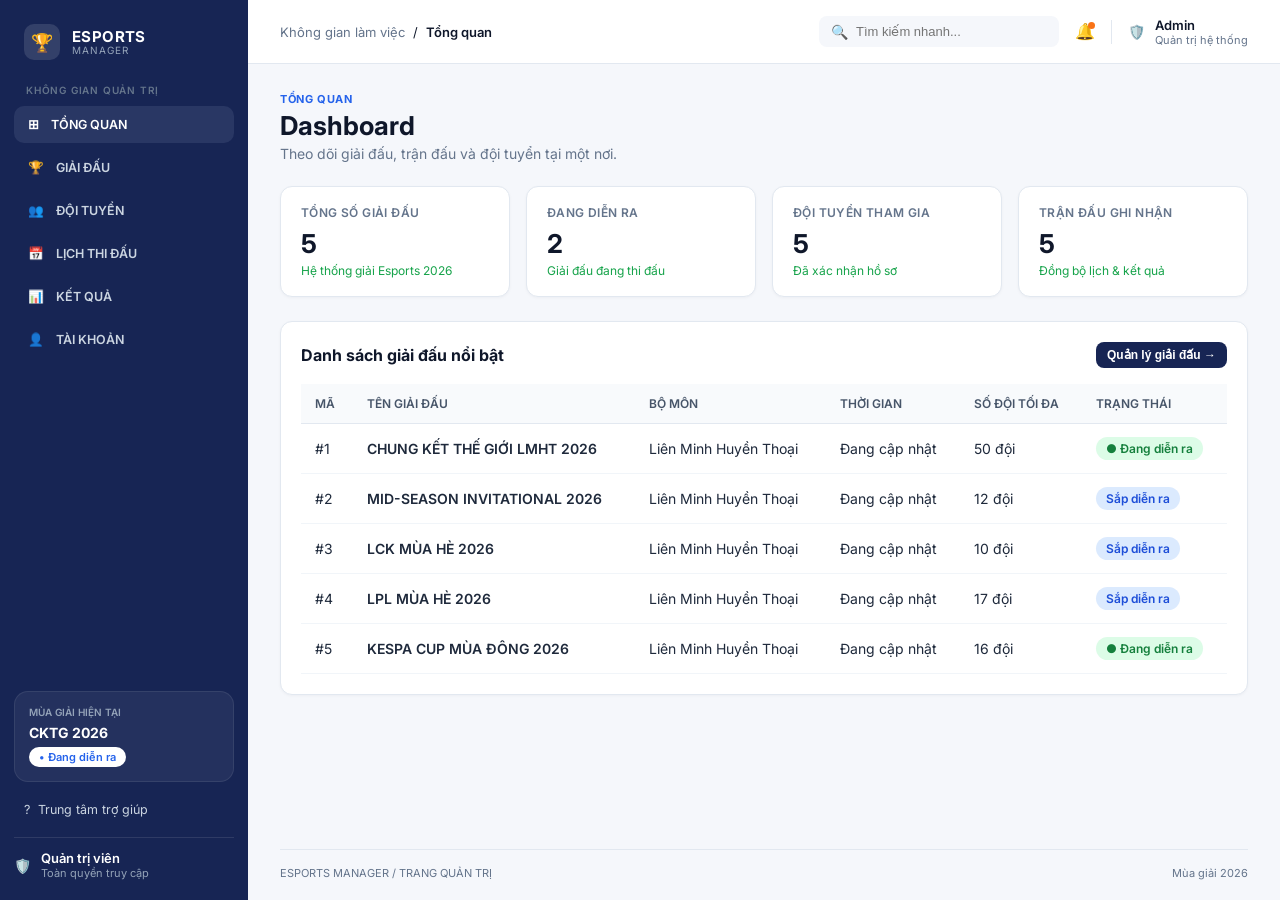
<file: frontend/index.html>
<!DOCTYPE html>
<html lang="vi">
<head>
  <meta charset="UTF-8" />
  <meta name="viewport" content="width=device-width, initial-scale=1.0" />
  <title>Esports Manager – Hệ thống quản lý giải đấu</title>
  <link rel="preconnect" href="https://fonts.googleapis.com" />
  <link rel="preconnect" href="https://fonts.gstatic.com" crossorigin />
  <link href="https://fonts.googleapis.com/css2?family=Inter:wght@400;500;600;700&display=swap" rel="stylesheet" />
  <link rel="stylesheet" href="css/mainframe.css" />
  <link rel="stylesheet" href="css/components.css" />
  <link rel="stylesheet" href="css/schedules.css" />
</head>
<body>
<div class="app-shell">
  <!-- 1. SIDEBAR TRÁI -->
  <aside class="sidebar">
    <div class="sidebar-brand">
      <div class="brand-icon">🏆</div>
      <div class="brand-text">
        <span class="brand-title">ESPORTS</span>
        <span class="brand-sub">MANAGER</span>
      </div>
    </div>

    <div class="sidebar-section-label">KHÔNG GIAN QUẢN TRỊ</div>
    <nav class="sidebar-nav" id="sidebarNav">
      <a href="#dashboard" class="nav-item active" data-page="dashboard">
        <span class="nav-icon">⊞</span>
        <span>TỔNG QUAN</span>
      </a>
      <a href="#tournaments" class="nav-item" data-page="tournaments">
        <span class="nav-icon">🏆</span>
        <span>GIẢI ĐẤU</span>
      </a>
      <a href="#teams" class="nav-item" data-page="teams">
        <span class="nav-icon">👥</span>
        <span>ĐỘI TUYỂN</span>
      </a>
      <a href="#schedules" class="nav-item" data-page="schedules">
        <span class="nav-icon">📅</span>
        <span>LỊCH THI ĐẤU</span>
      </a>
      <a href="#results" class="nav-item" data-page="results">
        <span class="nav-icon">📊</span>
        <span>KẾT QUẢ</span>
      </a>
      <a href="#accounts" class="nav-item" data-page="accounts">
        <span class="nav-icon">👤</span>
        <span>TÀI KHOẢN</span>
      </a>
    </nav>

    <!-- Khu vực cố định phía dưới Sidebar -->
    <div class="sidebar-footer">
      <div class="season-card">
        <span class="season-label">MÙA GIẢI HIỆN TẠI</span>
        <strong class="season-name">CKTG 2026</strong>
        <span class="status-pill live">• Đang diễn ra</span>
      </div>

      <a href="#help" class="help-link">
        <span>?</span> Trung tâm trợ giúp
      </a>

      <div class="role-box">
        <div class="role-icon">🛡️</div>
        <div>
          <div class="role-name">Quản trị viên</div>
          <div class="role-desc">Toàn quyền truy cập</div>
        </div>
      </div>
    </div>
  </aside>

  <!-- 2. KHỐI PHẢI: HEADER + MAIN CONTENT -->
  <div class="main-wrapper">
    <header class="topbar">
      <div class="breadcrumb">
        <span class="crumb-root">Không gian làm việc</span>
        <span class="crumb-sep">/</span>
        <span class="crumb-current" id="breadcrumbCurrent">Tổng quan</span>
      </div>

      <div class="topbar-actions">
        <div class="search-box">
          <span class="search-icon">🔍</span>
          <input type="text" placeholder="Tìm kiếm nhanh..." />
        </div>

        <button class="icon-btn" title="Thông báo">
          🔔<span class="notif-dot"></span>
        </button>

        <div class="topbar-divider"></div>

        <div class="user-profile">
          <div class="user-avatar">🛡️</div>
          <div class="user-meta">
            <span class="user-name">Admin</span>
            <span class="user-role">Quản trị hệ thống</span>
          </div>
        </div>
      </div>
    </header>

    <main class="main-content" id="mainContent">
      <div class="page-header">
        <div>
          <div class="page-eyebrow" id="pageEyebrow">TỔNG QUAN</div>
          <h1 class="page-title" id="pageTitle">Dashboard</h1>
          <p class="page-subtitle" id="pageSubtitle">Theo dõi giải đấu, trận đấu và đội tuyển tại một nơi.</p>
        </div>
        <div class="page-actions" id="pageActions"></div>
      </div>

      <section class="page-body" id="pageBody">
        <div class="placeholder-box">
          Khung Main Frame đã sẵn sàng — Chèn nội dung từng trang vào đây.
        </div>
      </section>

      <footer class="main-footer">
        <span>ESPORTS MANAGER / TRANG QUẢN TRỊ</span>
        <span>Mùa giải 2026</span>
      </footer>
    </main>
  </div>
</div>

<!-- 3. KHUNG MODAL DÙNG CHUNG -->
<div class="modal-backdrop" id="modalCreateTournament" aria-hidden="true">
  <div class="modal-card">
    <div class="modal-header">
      <div class="modal-title-group">
        <div class="modal-icon">🏆</div>
        <div>
          <h3>Thêm mới giải đấu</h3>
          <p>Thiết lập thông tin cơ bản cho giải đấu mới.</p>
        </div>
      </div>
      <button class="modal-close" onclick="closeModal('modalCreateTournament')">✕</button>
    </div>
  
    <div class="modal-body">
      <label class="form-label">Tên giải đấu *</label>
      <input type="text" class="form-input" placeholder="Nhập tên giải đấu" />
    </div>
    <div class="modal-footer">
      <span class="required-note">* Thông tin bắt buộc</span>
      <div class="modal-buttons">
        <button class="btn btn-secondary" onclick="closeModal('modalCreateTournament')">Hủy</button>
        <button class="btn btn-primary">Tạo giải đấu</button>
      </div>
    </div>
  </div>
</div>
<script src="js/mock-data.js"></script>
<script src="js/api.js?v=20261123-week-view-02"></script>
<script src="js/app.js"></script>
<script src="js/matches.js"></script>
<script src="js/mainframe.js?v=20261124-filter-referees-02"></script>
<script src="js/schedules.js?v=20261124-filter-referees-02"></script>
</body>
</html>
</file>
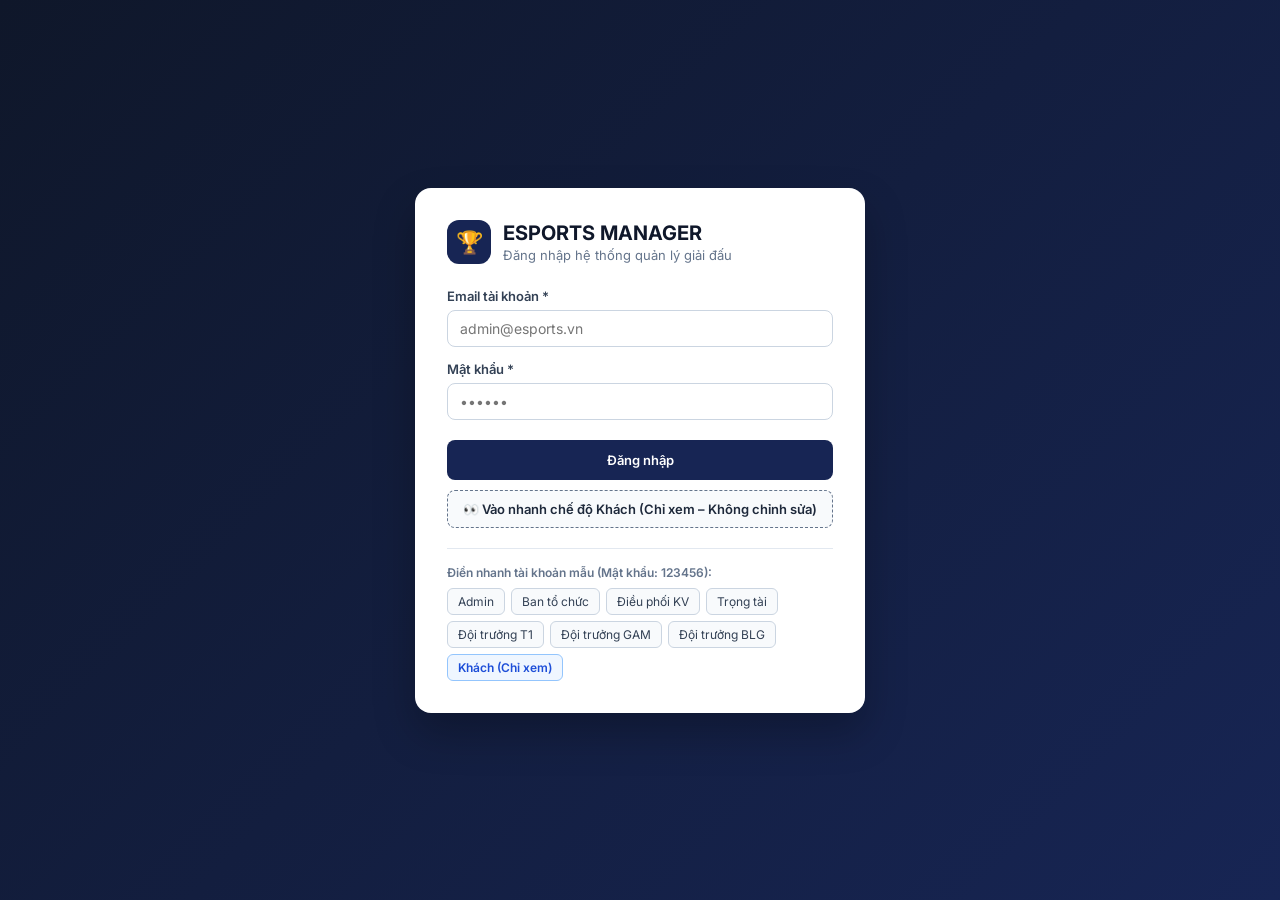
<file: frontend/login.html>
<!DOCTYPE html>
<html lang="vi">
<head>
  <meta charset="UTF-8" />
  <meta name="viewport" content="width=device-width, initial-scale=1.0" />
  <title>Đăng nhập – Esports Manager</title>
  <link rel="preconnect" href="https://fonts.googleapis.com" />
  <link rel="preconnect" href="https://fonts.gstatic.com" crossorigin />
  <link href="https://fonts.googleapis.com/css2?family=Inter:wght@400;500;600;700&display=swap" rel="stylesheet" />
  <link rel="stylesheet" href="css/components.css" />
  <style>
    * { box-sizing: border-box; margin: 0; padding: 0; font-family: 'Inter', sans-serif; }
    body {
      min-height: 100vh;
      display: flex;
      align-items: center;
      justify-content: center;
      background: linear-gradient(135deg, #0f172a 0%, #172554 100%);
      padding: 20px;
    }
    .login-card {
      width: 100%;
      max-width: 450px;
      background: #ffffff;
      border-radius: 16px;
      padding: 32px;
      box-shadow: 0 20px 40px rgba(0, 0, 0, 0.25);
    }
    .login-brand {
      display: flex;
      align-items: center;
      gap: 12px;
      margin-bottom: 24px;
    }
    .login-logo {
      width: 44px;
      height: 44px;
      border-radius: 12px;
      background: #172554;
      color: #ffffff;
      display: flex;
      align-items: center;
      justify-content: center;
      font-size: 22px;
    }
    .login-title { font-size: 20px; font-weight: 700; color: #0f172a; }
    .login-sub { font-size: 13px; color: #64748b; margin-top: 2px; }
    .error-box {
      display: none;
      background: #fee2e2;
      color: #b91c1c;
      padding: 10px 12px;
      border-radius: 8px;
      font-size: 13px;
      margin-bottom: 14px;
    }
    .btn-guest {
      width: 100%;
      padding: 10px;
      margin-top: 10px;
      border-radius: 8px;
      border: 1px dashed #64748b;
      background: #f8fafc;
      color: #1e293b;
      font-size: 13px;
      font-weight: 600;
      cursor: pointer;
      transition: all 0.15s;
    }
    .btn-guest:hover {
      background: #eff6ff;
      border-color: #2563eb;
      color: #1d4ed8;
    }
    .demo-accounts {
      margin-top: 20px;
      padding-top: 16px;
      border-top: 1px solid #e2e8f0;
    }
    .demo-label { font-size: 12px; color: #64748b; margin-bottom: 8px; font-weight: 600; }
    .demo-chips { display: flex; flex-wrap: wrap; gap: 6px; }
    .demo-chip {
      padding: 5px 10px;
      font-size: 12px;
      border-radius: 6px;
      border: 1px solid #cbd5e1;
      background: #f8fafc;
      color: #334155;
      cursor: pointer;
    }
    .demo-chip:hover { background: #e2e8f0; }
    .demo-chip-guest {
      background: #eff6ff;
      border-color: #93c5fd;
      color: #1d4ed8;
      font-weight: 600;
    }
  </style>
</head>
<body>
  <div class="login-card">
    <div class="login-brand">
      <div class="login-logo">🏆</div>
      <div>
        <div class="login-title">ESPORTS MANAGER</div>
        <div class="login-sub">Đăng nhập hệ thống quản lý giải đấu</div>
      </div>
    </div>

    <div id="login-error" class="error-box"></div>

    <form id="login-form">
      <div class="form-group">
        <label class="form-label">Email tài khoản *</label>
        <input type="email" id="login-email" class="form-input" required placeholder="admin@esports.vn" />
      </div>
      <div class="form-group">
        <label class="form-label">Mật khẩu *</label>
        <input type="password" id="login-password" class="form-input" required placeholder="••••••" />
      </div>
      <button type="submit" class="btn btn-primary" style="width:100%; padding:11px; margin-top:6px;">
        Đăng nhập
      </button>
    </form>

    <button type="button" class="btn-guest" onclick="loginAsGuest()">
      👀 Vào nhanh chế độ Khách (Chỉ xem – Không chỉnh sửa)
    </button>

    <div class="demo-accounts">
      <div class="demo-label">Điền nhanh tài khoản mẫu (Mật khẩu: 123456):</div>
      <div class="demo-chips">
        <button type="button" class="demo-chip" onclick="fillDemo('admin@esports.vn')">Admin</button>
        <button type="button" class="demo-chip" onclick="fillDemo('organizer@esports.vn')">Ban tổ chức</button>
        <button type="button" class="demo-chip" onclick="fillDemo('coordinator@esports.vn')">Điều phối KV</button>
        <button type="button" class="demo-chip" onclick="fillDemo('referee1@esports.vn')">Trọng tài</button>
        <button type="button" class="demo-chip" onclick="fillDemo('captain.t1@esports.vn')">Đội trưởng T1</button>
        <button type="button" class="demo-chip" onclick="fillDemo('captain.gam@esports.vn')">Đội trưởng GAM</button>
        <button type="button" class="demo-chip" onclick="fillDemo('captain.blg@esports.vn')">Đội trưởng BLG</button>
        <button type="button" class="demo-chip demo-chip-guest" onclick="fillDemo('guest@esports.vn')">Khách (Chỉ xem)</button>
      </div>
    </div>
  </div>

  <script src="js/mock-data.js"></script>
  <script src="js/api.js"></script>
  <script>
    const SAMPLE_ACCOUNTS = {
      "admin@esports.vn": { userId: 1, fullName: "Phan Thế Bảo", role: "ADMIN" },
      "organizer@esports.vn": { userId: 2, fullName: "Lê Quốc Bảo", role: "ORGANIZER" },
      "coordinator@esports.vn": { userId: 3, fullName: "Nguyễn Đức Trung", role: "REGIONAL_COORDINATOR" },
      "referee1@esports.vn": { userId: 4, fullName: "Trần Minh Trọng", role: "REFEREE" },
      "captain.t1@esports.vn": { userId: 5, fullName: "Lee Sang-hyeok", role: "TEAM_CAPTAIN" },
      "captain.blg@esports.vn": { userId: 6, fullName: "Chen Ze-bin", role: "TEAM_CAPTAIN" },
      "captain.wbg@esports.vn": { userId: 7, fullName: "Li Yuan-hao", role: "TEAM_CAPTAIN" },
      "captain.los@esports.vn": { userId: 8, fullName: "Simon Hofverberg", role: "TEAM_CAPTAIN" },
      "captain.gam@esports.vn": { userId: 9, fullName: "Đỗ Duy Khánh", role: "TEAM_CAPTAIN" },
      "viewer@esports.vn": { userId: 10, fullName: "Trần Thảo Vy", role: "VIEWER" },
      "guest@esports.vn": { userId: 11, fullName: "Khách tham quan", role: "VIEWER" }
    };

    function fillDemo(email) {
      document.getElementById("login-email").value = email;
      document.getElementById("login-password").value = "123456";
    }

    async function submitLogin(email, password) {
      const errBox = document.getElementById("login-error");
      errBox.style.display = "none";

      if (!email || !password) {
        errBox.textContent = "Vui lòng nhập đầy đủ email và mật khẩu.";
        errBox.style.display = "block";
        return;
      }

      const res = await ApiService.login(email, password);
      const userObj = res.user || res;
      const matched = SAMPLE_ACCOUNTS[email];
      const currentUser = {
        userId: userObj.userId || matched?.userId || 11,
        email,
        fullName: matched ? matched.fullName : (userObj.fullName || email.split("@")[0]),
        role: (matched ? matched.role : (userObj.role || "VIEWER")).toUpperCase(),
        token: res.token || "mock-jwt-token"
      };

      localStorage.setItem("currentUser", JSON.stringify(currentUser));
      window.location.href = "index.html";
    }

    function loginAsGuest() {
      submitLogin("guest@esports.vn", "123456");
    }

    document.getElementById("login-form").addEventListener("submit", (e) => {
      e.preventDefault();
      const email = document.getElementById("login-email").value.trim().toLowerCase();
      const password = document.getElementById("login-password").value;
      submitLogin(email, password);
    });
  </script>
</body>
</html>
</file>
<file: frontend/css/mainframe.css>
:root {
  --sidebar-bg: #172554;
  --sidebar-hover: #1e316b;
  --sidebar-active: #293764;
  --sidebar-width: 248px;

  --topbar-bg: #ffffff;
  --topbar-height: 64px;

  --bg-canvas: #f5f7fb;
  --card-bg: #ffffff;
  --border-color: #e2e8f0;

  --primary: #172554;
  --primary-hover: #1e3a8a;
  --accent-blue: #2563eb;

  --text-main: #0f172a;
  --text-muted: #64748b;
  --text-light: #cbd5e1;

  --radius-md: 10px;
  --radius-lg: 14px;
}

* {
  box-sizing: border-box;
  margin: 0;
  padding: 0;
}

body {
  font-family: 'Inter', -apple-system, BlinkMacSystemFont, sans-serif;
  background-color: var(--bg-canvas);
  color: var(--text-main);
  font-size: 14px;
}

.app-shell {
  display: flex;
  min-height: 100vh;
}

/* SIDEBAR */
.sidebar {
  width: var(--sidebar-width);
  background-color: var(--sidebar-bg);
  color: #ffffff;
  display: flex;
  flex-direction: column;
  padding: 20px 14px;
  position: fixed;
  top: 0;
  left: 0;
  bottom: 0;
  z-index: 100;
}

.sidebar-brand {
  display: flex;
  align-items: center;
  gap: 12px;
  padding: 4px 10px 24px;
}

.brand-icon {
  width: 36px;
  height: 36px;
  border-radius: 10px;
  background: rgba(255, 255, 255, 0.12);
  display: grid;
  place-items: center;
  font-size: 18px;
}

.brand-text {
  display: flex;
  flex-direction: column;
  line-height: 1.15;
}

.brand-title {
  font-weight: 700;
  font-size: 15px;
  letter-spacing: 0.4px;
}

.brand-sub {
  font-size: 10px;
  color: #94a3b8;
  letter-spacing: 1px;
}

.sidebar-section-label {
  font-size: 10px;
  font-weight: 600;
  color: #64748b;
  letter-spacing: 0.8px;
  padding: 0 12px 10px;
}

.sidebar-nav {
  display: flex;
  flex-direction: column;
  gap: 6px;
}

.nav-item {
  display: flex;
  align-items: center;
  gap: 12px;
  padding: 11px 14px;
  border-radius: var(--radius-md);
  color: var(--text-light);
  text-decoration: none;
  font-weight: 600;
  font-size: 12.5px;
  transition: background 0.15s ease, color 0.15s ease;
}

.nav-item:hover {
  background-color: var(--sidebar-hover);
  color: #ffffff;
}

.nav-item.active {
  background-color: var(--sidebar-active);
  color: #ffffff;
}

.sidebar-footer {
  margin-top: auto;
  display: flex;
  flex-direction: column;
  gap: 14px;
}

.season-card {
  background: rgba(255, 255, 255, 0.06);
  border: 1px solid rgba(255, 255, 255, 0.08);
  border-radius: var(--radius-lg);
  padding: 14px;
  display: flex;
  flex-direction: column;
  gap: 6px;
}

.season-label {
  font-size: 10px;
  color: #94a3b8;
  font-weight: 600;
}

.season-name {
  font-size: 14px;
  font-weight: 700;
}

.status-pill.live {
  display: inline-block;
  width: fit-content;
  background: #ffffff;
  color: var(--accent-blue);
  font-size: 11px;
  font-weight: 600;
  padding: 3px 10px;
  border-radius: 999px;
}

.help-link {
  color: #cbd5e1;
  text-decoration: none;
  font-size: 12.5px;
  padding: 6px 10px;
  display: flex;
  align-items: center;
  gap: 8px;
}

.role-box {
  border-top: 1px solid rgba(255, 255, 255, 0.1);
  padding-top: 12px;
  display: flex;
  align-items: center;
  gap: 10px;
}

.role-name {
  font-size: 13px;
  font-weight: 600;
}

.role-desc {
  font-size: 11px;
  color: #94a3b8;
}

/* MAIN WRAPPER & TOPBAR */
.main-wrapper {
  margin-left: var(--sidebar-width);
  flex: 1;
  display: flex;
  flex-direction: column;
  min-width: 0;
}

.topbar {
  height: var(--topbar-height);
  background: var(--topbar-bg);
  border-bottom: 1px solid var(--border-color);
  padding: 0 32px;
  display: flex;
  align-items: center;
  justify-content: space-between;
  position: sticky;
  top: 0;
  z-index: 50;
}

.breadcrumb {
  display: flex;
  align-items: center;
  gap: 8px;
  font-size: 13px;
}

.crumb-root {
  color: var(--text-muted);
}

.crumb-current {
  font-weight: 600;
  color: var(--text-main);
}

.topbar-actions {
  display: flex;
  align-items: center;
  gap: 16px;
}

.search-box {
  background: var(--bg-canvas);
  border-radius: 8px;
  padding: 7px 12px;
  display: flex;
  align-items: center;
  gap: 8px;
  width: 240px;
}

.search-box input {
  border: none;
  background: transparent;
  outline: none;
  font-size: 13px;
  width: 100%;
}

.icon-btn {
  background: none;
  border: none;
  cursor: pointer;
  position: relative;
  font-size: 16px;
}

.notif-dot {
  position: absolute;
  top: 0;
  right: 0;
  width: 7px;
  height: 7px;
  background: #f97316;
  border-radius: 50%;
}

.topbar-divider {
  width: 1px;
  height: 24px;
  background: var(--border-color);
}

.user-profile {
  display: flex;
  align-items: center;
  gap: 10px;
}

.user-meta {
  display: flex;
  flex-direction: column;
}

.user-name {
  font-weight: 600;
  font-size: 13px;
}

.user-role {
  font-size: 11px;
  color: var(--text-muted);
}

/* MAIN CONTENT */
.main-content {
  flex: 1;
  padding: 28px 32px 20px;
  display: flex;
  flex-direction: column;
}

.page-header {
  display: flex;
  justify-content: space-between;
  align-items: flex-start;
  margin-bottom: 24px;
}

.page-eyebrow {
  font-size: 11px;
  font-weight: 700;
  color: var(--accent-blue);
  letter-spacing: 0.6px;
  margin-bottom: 4px;
}

.page-title {
  font-size: 26px;
  font-weight: 700;
  color: var(--text-main);
}

.page-subtitle {
  color: var(--text-muted);
  margin-top: 4px;
}

.page-body {
  flex: 1;
}

.placeholder-box {
  background: var(--card-bg);
  border: 1px dashed #cbd5e1;
  border-radius: var(--radius-lg);
  padding: 48px;
  text-align: center;
  color: var(--text-muted);
}

.main-footer {
  margin-top: 32px;
  padding-top: 16px;
  border-top: 1px solid var(--border-color);
  display: flex;
  justify-content: space-between;
  font-size: 11px;
  color: var(--text-muted);
}

/* BUTTONS & MODAL */
.btn {
  padding: 10px 18px;
  border-radius: 8px;
  font-weight: 600;
  font-size: 13px;
  cursor: pointer;
  border: 1px solid transparent;
}

.btn-primary {
  background: var(--primary);
  color: #ffffff;
}

.btn-primary:hover {
  background: var(--primary-hover);
}

.btn-secondary {
  background: #ffffff;
  border-color: var(--border-color);
  color: var(--text-main);
}

.modal-backdrop {
  position: fixed;
  inset: 0;
  background: rgba(11, 19, 36, 0.8);
  display: none;
  place-items: center;
  z-index: 200;
}

.modal-backdrop.open {
  display: grid;
}

.modal-card {
  background: #ffffff;
  border-radius: 16px;
  width: 100%;
  max-width: 500px;
  padding: 24px;
  box-shadow: 0 20px 25px -5px rgba(0, 0, 0, 0.2);
}

.modal-header {
  display: flex;
  justify-content: space-between;
  align-items: flex-start;
  padding-bottom: 16px;
  border-bottom: 1px solid var(--border-color);
}

.modal-title-group {
  display: flex;
  gap: 12px;
}

.modal-close {
  background: var(--bg-canvas);
  border: none;
  width: 28px;
  height: 28px;
  border-radius: 6px;
  cursor: pointer;
}

.modal-body {
  padding: 18px 0;
}

.form-label {
  display: block;
  font-weight: 600;
  font-size: 12.5px;
  margin-bottom: 6px;
}

.form-input {
  width: 100%;
  padding: 10px 12px;
  border: 1px solid var(--border-color);
  border-radius: 8px;
}

.modal-footer {
  padding-top: 16px;
  border-top: 1px solid var(--border-color);
  display: flex;
  justify-content: space-between;
  align-items: center;
}

.required-note {
  font-size: 11px;
  color: var(--text-muted);
}

.modal-buttons {
  display: flex;
  gap: 10px;
}
</file>
<file: frontend/css/components.css>
/* ===== 1. THẺ THỐNG KÊ KPI ===== */
.kpi-grid {
  display: grid;
  grid-template-columns: repeat(auto-fit, minmax(220px, 1fr));
  gap: 16px;
  margin-bottom: 24px;
}

.kpi-card {
  background: #ffffff;
  border: 1px solid #e2e8f0;
  border-radius: 12px;
  padding: 18px 20px;
  box-shadow: 0 1px 3px rgba(15, 23, 42, 0.04);
}

.kpi-label {
  font-size: 12px;
  font-weight: 600;
  color: #64748b;
  text-transform: uppercase;
  letter-spacing: 0.4px;
  margin-bottom: 8px;
}

.kpi-value {
  font-size: 26px;
  font-weight: 700;
  color: #0f172a;
}

.kpi-sub {
  font-size: 12px;
  color: #16a34a;
  margin-top: 4px;
}

/* ===== 2. KHUNG THẺ & THANH CÔNG CỤ ===== */
.card {
  background: #ffffff;
  border: 1px solid #e2e8f0;
  border-radius: 12px;
  padding: 20px;
  margin-bottom: 20px;
  box-shadow: 0 1px 3px rgba(15, 23, 42, 0.04);
}

.card-header {
  display: flex;
  justify-content: space-between;
  align-items: center;
  gap: 12px;
  margin-bottom: 16px;
  flex-wrap: wrap;
}

.card-title {
  font-size: 16px;
  font-weight: 700;
  color: #0f172a;
}

.toolbar {
  display: flex;
  gap: 10px;
  align-items: center;
  flex-wrap: wrap;
}

/* ===== 3. BẢNG DỮ LIỆU CHUẨN ===== */
.table-wrap {
  width: 100%;
  overflow-x: auto;
}

.data-table {
  width: 100%;
  border-collapse: collapse;
  font-size: 14px;
}

.data-table th {
  text-align: left;
  padding: 12px 14px;
  background: #f8fafc;
  color: #475569;
  font-weight: 600;
  font-size: 12px;
  text-transform: uppercase;
  border-bottom: 1px solid #e2e8f0;
}

.data-table td {
  padding: 13px 14px;
  border-bottom: 1px solid #f1f5f9;
  color: #1e293b;
  vertical-align: middle;
}

.data-table tbody tr:hover {
  background: #f8fafc;
}

/* ===== 4. BADGE TRẠNG THÁI ===== */
.badge {
  display: inline-flex;
  align-items: center;
  gap: 6px;
  padding: 4px 10px;
  border-radius: 999px;
  font-size: 12px;
  font-weight: 600;
}

.badge-live {
  background: #dcfce7;
  color: #15803d;
}

.badge-done {
  background: #f1f5f9;
  color: #475569;
}

.badge-upcoming {
  background: #dbeafe;
  color: #1d4ed8;
}

.badge-danger {
  background: #fee2e2;
  color: #b91c1c;
}

/* ===== 5. NÚT BẤM & Ô NHẬP LIỆU ===== */
.btn {
  display: inline-flex;
  align-items: center;
  justify-content: center;
  gap: 6px;
  padding: 8px 14px;
  border-radius: 8px;
  font-size: 13px;
  font-weight: 600;
  cursor: pointer;
  border: 1px solid transparent;
  transition: 0.15s ease;
}

.btn-primary {
  background: #172554;
  color: #ffffff;
}

.btn-primary:hover {
  background: #1e3a8a;
}

.btn-outline {
  background: #ffffff;
  border-color: #cbd5e1;
  color: #334155;
}

.btn-outline:hover {
  background: #f8fafc;
}

.btn-sm {
  padding: 5px 10px;
  font-size: 12px;
}

.form-group {
  margin-bottom: 14px;
}

.form-label {
  display: block;
  font-size: 13px;
  font-weight: 600;
  color: #334155;
  margin-bottom: 6px;
}

.form-input,
.form-select {
  width: 100%;
  padding: 9px 12px;
  border: 1px solid #cbd5e1;
  border-radius: 8px;
  font-size: 14px;
  color: #0f172a;
  background: #ffffff;
}

.form-input:focus,
.form-select:focus {
  outline: none;
  border-color: #2563eb;
}
</file>
<file: frontend/css/schedules.css>
/* ===== Bố cục lịch thi đấu theo thiết kế Figma ===== */
.schedule-page { display:flex; flex-direction:column; gap:18px; min-width:0; color:var(--text-main); }
.schedule-page > .card { margin-bottom:0; }
.schedule-main-card { padding:16px; }
.schedule-toolbar-row { display:flex; align-items:center; justify-content:space-between; gap:14px; flex-wrap:wrap; margin-bottom:12px; }
.schedule-toolbar-filters, .schedule-toolbar-actions { display:flex; align-items:center; gap:10px; flex-wrap:wrap; min-width:0; }
.schedule-filter-control { position:relative; display:flex; align-items:center; gap:10px; min-width:180px; height:42px; padding:0 13px; border:1px solid var(--border-color); border-radius:9px; background:#fff; box-shadow:0 1px 2px rgba(15,23,42,.025); transition:border-color .16s ease,box-shadow .16s ease,background .16s ease; }
.schedule-filter-control:hover { border-color:#cbd5e1; background:#fcfdff; }
.schedule-filter-control:focus-within, .schedule-filter-control:has(.schedule-month-trigger[aria-expanded="true"]) { border-color:var(--accent-blue); box-shadow:0 0 0 3px rgba(37,99,235,.09); }
.schedule-filter-control::after { content:""; position:absolute; top:50%; right:14px; width:7px; height:7px; border-right:1.7px solid #64748b; border-bottom:1.7px solid #64748b; transform:translateY(-68%) rotate(45deg); pointer-events:none; }
.schedule-filter-icon { flex:0 0 auto; color:#64748b; font-size:14px; line-height:1; }
.schedule-filter-control .form-select { flex:1 1 auto; width:auto; min-width:0; height:38px; padding:6px 23px 6px 0; appearance:none; border:0; border-radius:0; box-shadow:none; background:transparent; color:#1e293b; font-size:12px; font-weight:600; cursor:pointer; }
.schedule-filter-control .form-select:focus { outline:0; border:0; box-shadow:none; }

/* Danh sách xổ xuống của bộ lọc: dùng customizable select trên Chromium mới.
   Trình duyệt cũ vẫn giữ select native để không ảnh hưởng khả năng chọn dữ liệu. */
@supports (appearance: base-select) {
  .schedule-filter-control > .form-select {
    appearance: base-select;
  }
  .schedule-filter-control > .form-select::picker(select) {
    appearance: base-select;
    width: min(280px, calc(100vw - 32px));
    min-width: min(220px, calc(100vw - 32px));
    max-width: calc(100vw - 32px);
    margin-block: 7px 0;
    padding: 6px;
    overflow: auto;
    border: 1px solid #dbe4ef;
    border-radius: 11px;
    background: #fff;
    box-shadow: 0 16px 36px rgba(15,23,42,.16), 0 3px 8px rgba(15,23,42,.05);
    color: #334155;
  }
  .schedule-filter-control > .form-select option {
    min-height: 38px;
    padding: 10px 12px;
    border: 0;
    border-radius: 7px;
    background: #fff;
    color: #475569;
    font: 500 12px Inter, sans-serif;
    line-height: 1.4;
    white-space: normal;
    transition: background .14s ease, color .14s ease;
  }
  .schedule-filter-control > .form-select option:hover,
  .schedule-filter-control > .form-select option:focus-visible {
    background: #f1f5f9;
    color: #1e40af;
  }
  .schedule-filter-control > .form-select option:checked {
    background: #eff6ff;
    color: #1d4ed8;
    font-weight: 700;
  }
  .schedule-filter-control > .form-select option::checkmark {
    color: #2563eb;
    font-weight: 800;
  }
  .schedule-filter-control > .form-select::picker-icon {
    display: none;
  }
  .schedule-filter-control:has(.form-select:open) {
    border-color: var(--accent-blue);
    box-shadow: 0 0 0 3px rgba(37,99,235,.09);
  }
}
.schedule-month-control { min-width:154px; }
.schedule-month-trigger { display:flex; flex:1 1 auto; align-items:center; width:100%; min-width:0; height:38px; padding:0 22px 0 0; border:0; background:transparent; color:#1e293b; font:600 12px Inter,sans-serif; text-align:left; font-variant-numeric:tabular-nums; cursor:pointer; }
.schedule-month-trigger.is-empty { color:#94a3b8; font-weight:500; }
.schedule-month-trigger:focus-visible { outline:2px solid rgba(37,99,235,.35); outline-offset:2px; border-radius:4px; }
.schedule-month-popover { position:absolute; top:calc(100% + 9px); left:0; z-index:1300; width:252px; padding:13px; border:1px solid #e2e8f0; border-radius:12px; background:#fff; box-shadow:0 16px 36px rgba(15,23,42,.16),0 3px 8px rgba(15,23,42,.05); animation:schedule-month-popover-in .14s ease-out; }
.schedule-month-popover[hidden] { display:none !important; }
@keyframes schedule-month-popover-in { from { opacity:0; transform:translateY(-4px); } to { opacity:1; transform:translateY(0); } }
.schedule-month-popover-header { display:flex; align-items:center; justify-content:space-between; gap:10px; margin-bottom:11px; }
.schedule-month-popover-header strong { color:#172554; font-size:13px; font-variant-numeric:tabular-nums; }
.schedule-month-year-button { display:grid; place-items:center; width:29px; height:29px; border:1px solid #e2e8f0; border-radius:7px; background:#fff; color:#475569; font-size:19px; line-height:1; cursor:pointer; transition:background .15s ease,border-color .15s ease,color .15s ease; }
.schedule-month-year-button:hover { border-color:#bfdbfe; background:#eff6ff; color:#1d4ed8; }
.schedule-month-grid { display:grid; grid-template-columns:repeat(4,minmax(0,1fr)); gap:7px; }
.schedule-month-grid button { min-height:37px; border:1px solid #e8edf5; border-radius:7px; background:#f8fafc; color:#475569; font:600 12px Inter,sans-serif; font-variant-numeric:tabular-nums; cursor:pointer; transition:background .15s ease,border-color .15s ease,color .15s ease,transform .15s ease; }
.schedule-month-grid button:hover { border-color:#bfdbfe; background:#eff6ff; color:#1d4ed8; }
.schedule-month-grid button.active { border-color:#172554; background:#172554; color:#fff; box-shadow:0 2px 5px rgba(23,37,84,.16); }
.schedule-month-grid button:focus-visible, .schedule-month-year-button:focus-visible { outline:2px solid rgba(37,99,235,.38); outline-offset:2px; }
.schedule-month-popover-footer { margin-top:11px; padding-top:10px; border-top:1px solid #edf1f6; }
.schedule-month-clear { width:100%; min-height:32px; padding:6px 8px; border:0; border-radius:7px; background:#f8fafc; color:#475569; font:600 11px Inter,sans-serif; text-align:center; cursor:pointer; transition:background .15s ease,color .15s ease; }
.schedule-month-clear:hover { background:#eff6ff; color:#1d4ed8; }
.schedule-month-clear:focus-visible { outline:2px solid rgba(37,99,235,.38); outline-offset:2px; }
.schedule-toolbar-actions { margin-left:auto; }
.schedule-view-switch { display:inline-flex; gap:2px; padding:3px; border:1px solid #e8edf5; border-radius:8px; background:#f8fafc; }
.schedule-view-button { min-width:82px; padding:7px 12px; border:0; border-radius:6px; background:transparent; color:#64748b; font:600 11px Inter,sans-serif; cursor:pointer; }
.schedule-view-button.active { background:#fff; color:var(--primary); box-shadow:0 1px 4px rgba(15,23,42,.10); }
.schedule-toolbar-actions > .btn { min-height:38px; white-space:nowrap; }
.schedule-advanced-row { display:flex; align-items:center; justify-content:space-between; gap:10px; margin:0 0 13px; }
.schedule-advanced-toggle { padding:5px 0; border:0; background:transparent; color:#64748b; font:600 11px Inter,sans-serif; cursor:pointer; }
.schedule-advanced-toggle:hover { color:var(--accent-blue); }
.schedule-advanced-toggle[aria-expanded="true"] span { display:inline-block; transform:rotate(180deg); }
.schedule-advanced-filters { display:grid; grid-template-columns:minmax(220px,2fr) repeat(2,minmax(150px,1fr)) auto; gap:12px; align-items:end; padding:14px 0; border-top:1px solid #edf1f6; }
.schedule-advanced-filters[hidden] { display:none !important; }
.schedule-advanced-filters .form-group { min-width:0; margin:0; }
.schedule-week-navigation { display:flex; align-items:center; justify-content:center; gap:14px; margin:7px 0 12px; }
.schedule-week-navigation[hidden], .schedule-week-strip[hidden] { display:none !important; }
.schedule-week-nav-button { display:grid; place-items:center; width:30px; height:30px; border:1px solid var(--border-color); border-radius:7px; background:#fff; color:#334155; font-size:22px; line-height:1; cursor:pointer; }
.schedule-week-nav-button:hover { border-color:#a5b4fc; color:var(--accent-blue); background:#f8faff; }
.schedule-week-label { min-width:190px; color:#475569; font-size:11px; font-weight:600; text-align:center; }
.schedule-week-strip { display:grid; grid-template-columns:repeat(7,minmax(0,1fr)); gap:8px; margin-bottom:17px; }
.schedule-week-day { display:flex; min-width:0; min-height:62px; flex-direction:column; align-items:center; justify-content:center; gap:3px; padding:8px 5px; border:1px solid transparent; border-radius:8px; background:#f3f6fb; color:#1e293b; cursor:pointer; transition:background .15s,border-color .15s,transform .15s; }
.schedule-week-day:hover { border-color:#bfdbfe; background:#edf4ff; }
.schedule-week-day.active { background:var(--primary); color:#fff; box-shadow:0 3px 8px rgba(23,37,84,.14); }
.schedule-week-day-name { color:#64748b; font-size:9px; font-weight:600; text-transform:uppercase; white-space:nowrap; }
.schedule-week-day.active .schedule-week-day-name { color:#dbeafe; }
.schedule-week-day-number { font-size:17px; line-height:1.15; font-weight:700; }
.schedule-week-day-count { min-height:10px; color:#64748b; font-size:9px; }
.schedule-week-day.active .schedule-week-day-count { color:#bfdbfe; }
.schedule-results-heading { display:flex; align-items:center; justify-content:space-between; gap:12px; margin:3px 0 10px; }
.schedule-results-heading h3 { color:var(--text-main); font-size:13px; font-weight:700; }
.schedule-results-heading p { margin-top:4px; color:var(--text-muted); font-size:10px; }
.schedule-count { padding:5px 10px; border:1px solid var(--border-color); border-radius:999px; color:var(--text-muted); background:#f8fafc; font-size:10px; font-weight:600; white-space:nowrap; }
.schedule-notice { margin:0 0 2px; padding:11px 13px; border:1px solid #bfdbfe; border-radius:8px; color:#1e40af; background:#eff6ff; font-size:12px; line-height:1.5; }
.schedule-notice[hidden] { display:none !important; }
.schedule-notice.schedule-notice-error { color:#991b1b; background:#fef2f2; border-color:#fecaca; }
.schedule-notice.schedule-notice-success { color:#166534; background:#f0fdf4; border-color:#bbf7d0; }
.schedule-table-wrap { overflow-x:auto; border:0; border-radius:0; }
.schedule-match-table { min-width:980px; }
.schedule-match-table th { padding:11px 12px; color:#64748b; background:#fff; font-size:9px; font-weight:600; border-bottom:1px solid #e9eef5; white-space:nowrap; }
.schedule-match-table td { padding:13px 12px; border-bottom:1px solid #edf1f6; color:#1e293b; font-size:11px; vertical-align:middle; }
.schedule-match-table tbody tr:hover { background:#f8faff; }
.schedule-time-cell { width:105px; white-space:nowrap; }
.schedule-time-cell strong { display:block; color:#172554; font-size:12px; }
.schedule-time-cell span { display:block; margin-top:4px; color:#94a3b8; font-size:9px; }
.schedule-matchup { display:flex; align-items:center; gap:10px; min-width:170px; white-space:nowrap; }
.schedule-team-name { color:#172554; font-size:12px; font-weight:700; }
.schedule-versus { display:inline-grid; min-width:42px; place-items:center; padding:5px 7px; border-radius:5px; background:#f1f5f9; color:#334155; font-size:9px; font-weight:700; }
.schedule-team-caption { margin-top:4px; color:#94a3b8; font-size:9px; }
.schedule-round-primary { color:#475569; font-size:10px; font-weight:600; }
.schedule-round-secondary { margin-top:4px; color:#94a3b8; font-size:9px; }
.schedule-best-of { display:inline-block; padding:4px 8px; border-radius:5px; color:#334155; background:#f1f5f9; font-size:10px; font-weight:700; }
.schedule-match-status { display:inline-flex; align-items:center; gap:5px; padding:5px 9px; border-radius:999px; font-size:9px; font-weight:700; white-space:nowrap; }
.schedule-match-status i { width:5px; height:5px; border-radius:50%; background:currentColor; }
.schedule-match-status-scheduled { color:#a16207; background:#fff1d6; }
.schedule-match-status-ready { color:#1d4ed8; background:#e8efff; }
.schedule-match-status-live { color:#1d4ed8; background:#e8efff; }
.schedule-match-status-pending { color:#7c3aed; background:#f2eaff; }
.schedule-match-status-completed { color:#15803d; background:#e7f7ee; }
.schedule-match-status-other { color:#475569; background:#f1f5f9; }
.schedule-match-actions { display:flex; flex-wrap:wrap; gap:5px; min-width:100px; }
.schedule-match-actions .btn { padding:5px 8px; font-size:9px; }
.schedule-empty-cell { padding:30px 18px !important; color:var(--text-muted) !important; text-align:center !important; }
.schedule-empty-cell strong, .schedule-empty-cell span { display:block; }
.schedule-empty-cell strong { margin-bottom:5px; color:var(--text-main); font-size:12px; }
.schedule-empty-cell span { font-size:10px; }
.schedule-table-footer { display:flex; justify-content:space-between; gap:12px; padding:12px 0 0; color:var(--text-muted); font-size:9px; }
.schedule-table-footer strong { color:var(--text-main); }
/* Quản lý giai đoạn/vòng đấu và modal tiếp tục dùng hệ thống component chung. */
.schedule-description { margin-top:5px; color:var(--text-muted); font-size:12px; line-height:1.55; }
.schedule-section-header { align-items:center; }
.schedule-stage-list { display:grid; gap:14px; }
.schedule-stage-card { margin:0; padding:0; overflow:hidden; border:1px solid var(--border-color); border-radius:10px; background:#fff; }
.schedule-stage-card-header { display:flex; align-items:flex-start; justify-content:space-between; gap:15px; padding:16px; background:#f8fafc; border-bottom:1px solid var(--border-color); }
.schedule-stage-heading-main { display:flex; gap:12px; min-width:0; }
.schedule-stage-order { display:grid; place-items:center; flex:0 0 36px; height:36px; border-radius:8px; background:#dbeafe; color:#1d4ed8; font-size:12px; font-weight:800; }
.schedule-stage-title-line { display:flex; align-items:center; flex-wrap:wrap; gap:7px; }
.schedule-stage-title { color:var(--text-main); font-size:14px; font-weight:700; }
.schedule-stage-tournament, .schedule-stage-meta { margin-top:5px; color:var(--text-muted); font-size:11px; }
.schedule-stage-meta { display:flex; flex-wrap:wrap; gap:12px; }
.schedule-tag { display:inline-flex; padding:3px 7px; border-radius:5px; color:#475569; background:#e2e8f0; font-size:10px; font-weight:700; }
.schedule-stage-actions { display:flex; flex-wrap:wrap; justify-content:flex-end; gap:6px; }
.schedule-stage-actions .btn { padding:6px 9px; font-size:11px; }
.schedule-round-section { padding:14px 16px 16px; }
.schedule-round-section-heading { margin-bottom:10px; color:var(--text-main); font-size:12px; font-weight:700; }
.schedule-round-count { margin-left:6px; color:var(--text-muted); font-weight:500; }
.schedule-round-table-wrap { overflow-x:auto; border:1px solid var(--border-color); border-radius:8px; }
.schedule-round-table { width:100%; min-width:650px; border-collapse:collapse; }
.schedule-round-table th { padding:10px 12px; color:#475569; background:#f8fafc; font-size:10px; text-align:left; text-transform:uppercase; }
.schedule-round-table td { padding:10px 12px; border-top:1px solid #f1f5f9; color:#334155; font-size:11px; }
.schedule-round-number, .schedule-round-name { font-weight:600; }
.schedule-round-actions { display:flex; flex-wrap:wrap; gap:5px; min-width:0; }
.schedule-round-actions .btn { padding:5px 8px; font-size:11px; }
.schedule-empty-rounds, .schedule-empty-state, .schedule-loading-state { padding:20px; border:1px dashed #cbd5e1; border-radius:8px; color:var(--text-muted); background:#f8fafc; font-size:12px; text-align:center; }
.schedule-empty-state strong { display:block; margin-bottom:5px; color:var(--text-main); font-size:13px; }
.schedule-empty-state p { margin:4px 0; line-height:1.5; }
.schedule-modal-backdrop { position:fixed; inset:0; z-index:1200; display:none; align-items:center; justify-content:center; padding:18px; background:rgba(15,23,42,.55); }
.schedule-modal-backdrop[hidden] { display:none !important; }
.schedule-modal-backdrop.open:not([hidden]) { display:flex; }
.schedule-modal { width:min(640px,100%); max-height:92vh; overflow-y:auto; border:1px solid var(--border-color); border-radius:12px; background:#fff; box-shadow:0 20px 60px rgba(15,23,42,.22); }
.schedule-modal-compact { width:min(500px,100%); }
.schedule-modal-header { display:flex; justify-content:space-between; align-items:flex-start; gap:12px; padding:18px 20px; border-bottom:1px solid var(--border-color); }
.schedule-modal-header h3 { color:var(--text-main); font-size:16px; font-weight:700; }
.schedule-modal-header p { margin-top:5px; color:var(--text-muted); font-size:11px; line-height:1.5; }
.schedule-modal-body { padding:18px 20px; }
.schedule-modal-footer { display:flex; justify-content:space-between; align-items:center; gap:12px; padding:14px 20px; border-top:1px solid var(--border-color); }
.schedule-modal-footer-end { justify-content:flex-end; }
.schedule-required-note, .schedule-help { color:var(--text-muted); font-size:11px; line-height:1.5; }
.schedule-ready-modal { width:min(520px,100%); }
.schedule-ready-summary { display:flex; align-items:center; gap:12px; padding:13px; border:1px solid #dbeafe; border-radius:9px; background:#f8fbff; }
.schedule-ready-icon { display:grid; flex:0 0 36px; place-items:center; width:36px; height:36px; border-radius:10px; background:#e0ecff; color:#1d4ed8; font-size:18px; font-weight:800; }
.schedule-ready-summary-copy { display:grid; gap:4px; min-width:0; }
.schedule-ready-summary-copy strong { overflow-wrap:anywhere; color:#172554; font-size:13px; }
.schedule-ready-summary-copy span { color:#64748b; font-size:10px; }
.schedule-ready-status-change { display:flex; align-items:center; justify-content:space-between; gap:10px; margin:14px 0 11px; padding:12px; border:1px solid #e8edf5; border-radius:9px; background:#fff; }
.schedule-ready-status-change > div { display:grid; gap:6px; min-width:0; }
.schedule-ready-status-change > div span { color:#94a3b8; font-size:8px; font-weight:700; letter-spacing:.45px; line-height:1.4; }
.schedule-ready-status-change > div strong { color:#475569; font-size:11px; }
.schedule-ready-status-change .schedule-ready-status-next { color:#1d4ed8; }
.schedule-ready-status-arrow { flex:0 0 auto; color:#94a3b8; font-size:17px; }
.schedule-ready-modal .schedule-modal-body > .schedule-help { margin-top:10px; }
.schedule-form-grid { display:grid; grid-template-columns:repeat(2,minmax(0,1fr)); gap:0 14px; }
.schedule-form-field-full { grid-column:1/-1; }
.schedule-form-grid .form-group { min-width:0; }
.schedule-prerequisite-panel { display:grid; gap:8px; margin-top:14px; padding:12px; border:1px solid #fde68a; border-radius:8px; background:#fffbeb; }
.schedule-prerequisite-panel[hidden] { display:none !important; }
.schedule-prerequisite-item { display:flex; justify-content:space-between; align-items:center; gap:12px; }
.schedule-prerequisite-copy { display:grid; gap:3px; }
.schedule-prerequisite-copy strong { color:#854d0e; font-size:12px; }
.schedule-prerequisite-copy span { color:#92400e; font-size:11px; line-height:1.45; }
.schedule-stage-team-list, .schedule-referee-list { display:grid; gap:8px; margin-bottom:14px; }
.schedule-stage-team-row, .schedule-referee-row { display:flex; justify-content:space-between; align-items:center; gap:12px; padding:10px 12px; border:1px solid var(--border-color); border-radius:8px; }
.schedule-stage-team-row strong, .schedule-referee-row strong { display:block; color:var(--text-main); font-size:12px; }
.schedule-stage-team-row span, .schedule-referee-row span { display:block; margin-top:3px; color:var(--text-muted); font-size:10px; }
.schedule-team-add-form { display:grid; grid-template-columns:2fr 1fr 1fr auto; gap:10px; align-items:end; padding-top:14px; border-top:1px solid var(--border-color); }
.schedule-team-add-form .form-group { margin:0; min-width:0; }
.schedule-team-add-form .btn { min-height:38px; }
.schedule-referee-form { display:grid; grid-template-columns:1fr auto; align-items:end; gap:10px; }
.schedule-referee-form .form-group { margin:0; }
.schedule-subheading { margin-bottom:9px; color:var(--text-main); font-size:12px; }
.schedule-toast { position:fixed; right:22px; bottom:22px; z-index:1400; display:flex; align-items:center; gap:14px; max-width:min(480px,calc(100vw - 32px)); padding:11px 13px 11px 15px; border:1px solid rgba(255,255,255,.08); border-radius:9px; color:#fff; background:#172554; box-shadow:0 10px 25px rgba(0,0,0,.16); font-size:12px; line-height:1.45; opacity:0; pointer-events:none; transform:translateY(8px); transition:opacity .18s ease,transform .18s ease; }
.schedule-toast.show { opacity:1; pointer-events:auto; transform:translateY(0); }
.schedule-toast.error { background:#b91c1c; }
.schedule-toast-message { min-width:0; }
.schedule-toast-undo { flex:0 0 auto; padding:6px 9px; border:1px solid rgba(255,255,255,.3); border-radius:7px; background:rgba(255,255,255,.12); color:#fff; font:700 11px Inter,sans-serif; white-space:nowrap; cursor:pointer; transition:background .15s ease,border-color .15s ease; }
.schedule-toast-undo:hover { border-color:rgba(255,255,255,.55); background:rgba(255,255,255,.22); }
.schedule-toast-undo:disabled { opacity:.55; cursor:wait; }
.schedule-toast-undo[hidden] { display:none !important; }
@media (max-width:1000px) {
  .schedule-toolbar-row { align-items:stretch; }
  .schedule-toolbar-filters { flex:1 1 100%; }
  .schedule-toolbar-actions { justify-content:space-between; width:100%; margin-left:0; }
  .schedule-advanced-filters { grid-template-columns:repeat(2,minmax(0,1fr)); }
}
@media (max-width:680px) {
  .schedule-main-card { padding:12px; }
  .schedule-filter-control { flex:1 1 100%; min-width:0; }
  .schedule-toolbar-filters { width:100%; }
  .schedule-month-popover { width:min(252px,calc(100vw - 48px)); }
  .schedule-toolbar-actions { flex-wrap:wrap; }
  .schedule-toolbar-actions > .btn { flex:1; }
  .schedule-week-strip { grid-template-columns:repeat(7,minmax(42px,1fr)); gap:5px; overflow-x:auto; padding-bottom:4px; }
  .schedule-week-day { min-height:58px; padding:6px 3px; }
  .schedule-week-day-name { font-size:8px; }
  .schedule-week-day-count { font-size:8px; }
  .schedule-advanced-filters { grid-template-columns:1fr; }
  .schedule-results-heading { align-items:flex-start; }
  .schedule-stage-card-header { flex-direction:column; }
  .schedule-stage-actions { justify-content:flex-start; }
  .schedule-team-add-form { grid-template-columns:repeat(2,minmax(0,1fr)); }
  .schedule-form-grid { grid-template-columns:1fr; }
  .schedule-form-field-full { grid-column:auto; }
  .schedule-modal-backdrop { align-items:flex-end; padding:6px; }
  .schedule-modal { max-height:95vh; border-radius:12px 12px 6px 6px; }
  .schedule-modal-footer { align-items:flex-start; flex-direction:column; }
  .schedule-modal-footer .toolbar { width:100%; justify-content:flex-end; }
  .schedule-prerequisite-item { align-items:flex-start; flex-direction:column; }
}
@media (max-width:420px) {
  .schedule-toolbar-actions { flex-direction:column; align-items:stretch; }
  .schedule-view-switch { width:100%; }
  .schedule-view-button { flex:1; }
  .schedule-results-heading { flex-direction:column; }
  .schedule-table-footer { flex-direction:column; }
  .schedule-team-add-form { grid-template-columns:1fr; }
  .schedule-toast { right:12px; bottom:12px; left:12px; max-width:none; justify-content:space-between; }
  .schedule-ready-status-change { gap:6px; padding:9px; }
  .schedule-ready-status-change > div span { font-size:7px; }
}

.schedule-versus { min-width:48px; font-variant-numeric:tabular-nums; }

/* Trạng thái và thành phần phụ của các hộp thoại quản lý. */
.schedule-status-tag { display:inline-flex; align-items:center; padding:4px 8px; border-radius:999px; font-size:10px; font-weight:700; white-space:nowrap; }
.schedule-status-upcoming { color:#92400e; background:#fef3c7; }
.schedule-status-ongoing { color:#166534; background:#dcfce7; }
.schedule-status-completed { color:#475569; background:#e2e8f0; }
.schedule-status-other { color:#475569; background:#f1f5f9; }
.schedule-muted { color:#94a3b8; font-size:10px; }
.schedule-referee-chips { display:flex; flex-wrap:wrap; gap:4px; min-width:90px; }
.schedule-referee-chip { display:inline-block; padding:3px 7px; border-radius:5px; color:#475569; background:#f1f5f9; font-size:10px; }
.schedule-referee-chip-more { color:#1d4ed8; background:#eff6ff; font-weight:700; }
.schedule-referee-cell { min-width:130px; max-width:210px; }
.schedule-referee-empty-inline { display:inline-flex; align-items:center; gap:6px; color:#94a3b8; font-size:10px; white-space:nowrap; }
.schedule-referee-empty-inline i { width:6px; height:6px; border-radius:50%; background:#cbd5e1; }
.schedule-referee-action { color:#1d4ed8 !important; border-color:#dbeafe !important; background:#f8fbff !important; }
.schedule-referee-action:hover { border-color:#93c5fd !important; background:#eff6ff !important; }
.schedule-match-actions { min-width:190px; }
.schedule-match-actions .btn { white-space:nowrap; }
.schedule-referee-empty, .schedule-referee-warning { padding:10px 12px; border:1px dashed #cbd5e1; border-radius:7px; color:#64748b; background:#f8fafc; font-size:11px; }
.schedule-referee-warning { border-color:#fde68a; color:#92400e; background:#fffbeb; }
.schedule-delete-button, .schedule-button-danger { color:#b91c1c !important; border-color:#fecaca !important; }
.schedule-delete-button:hover, .schedule-button-danger:hover { background:#fef2f2 !important; }
.schedule-delete-button:disabled { opacity:.45; cursor:not-allowed; }
.schedule-initialization-error { padding:18px; border:1px solid #fecaca; border-radius:9px; color:#991b1b; background:#fef2f2; }
.schedule-initialization-error p { margin:6px 0; font-size:12px; }
.schedule-initialization-error small { font-size:10px; }
.schedule-stage-heading-text { min-width:0; }
.schedule-round-date { white-space:nowrap; }
.schedule-search-field { min-width:0; }
</file>
